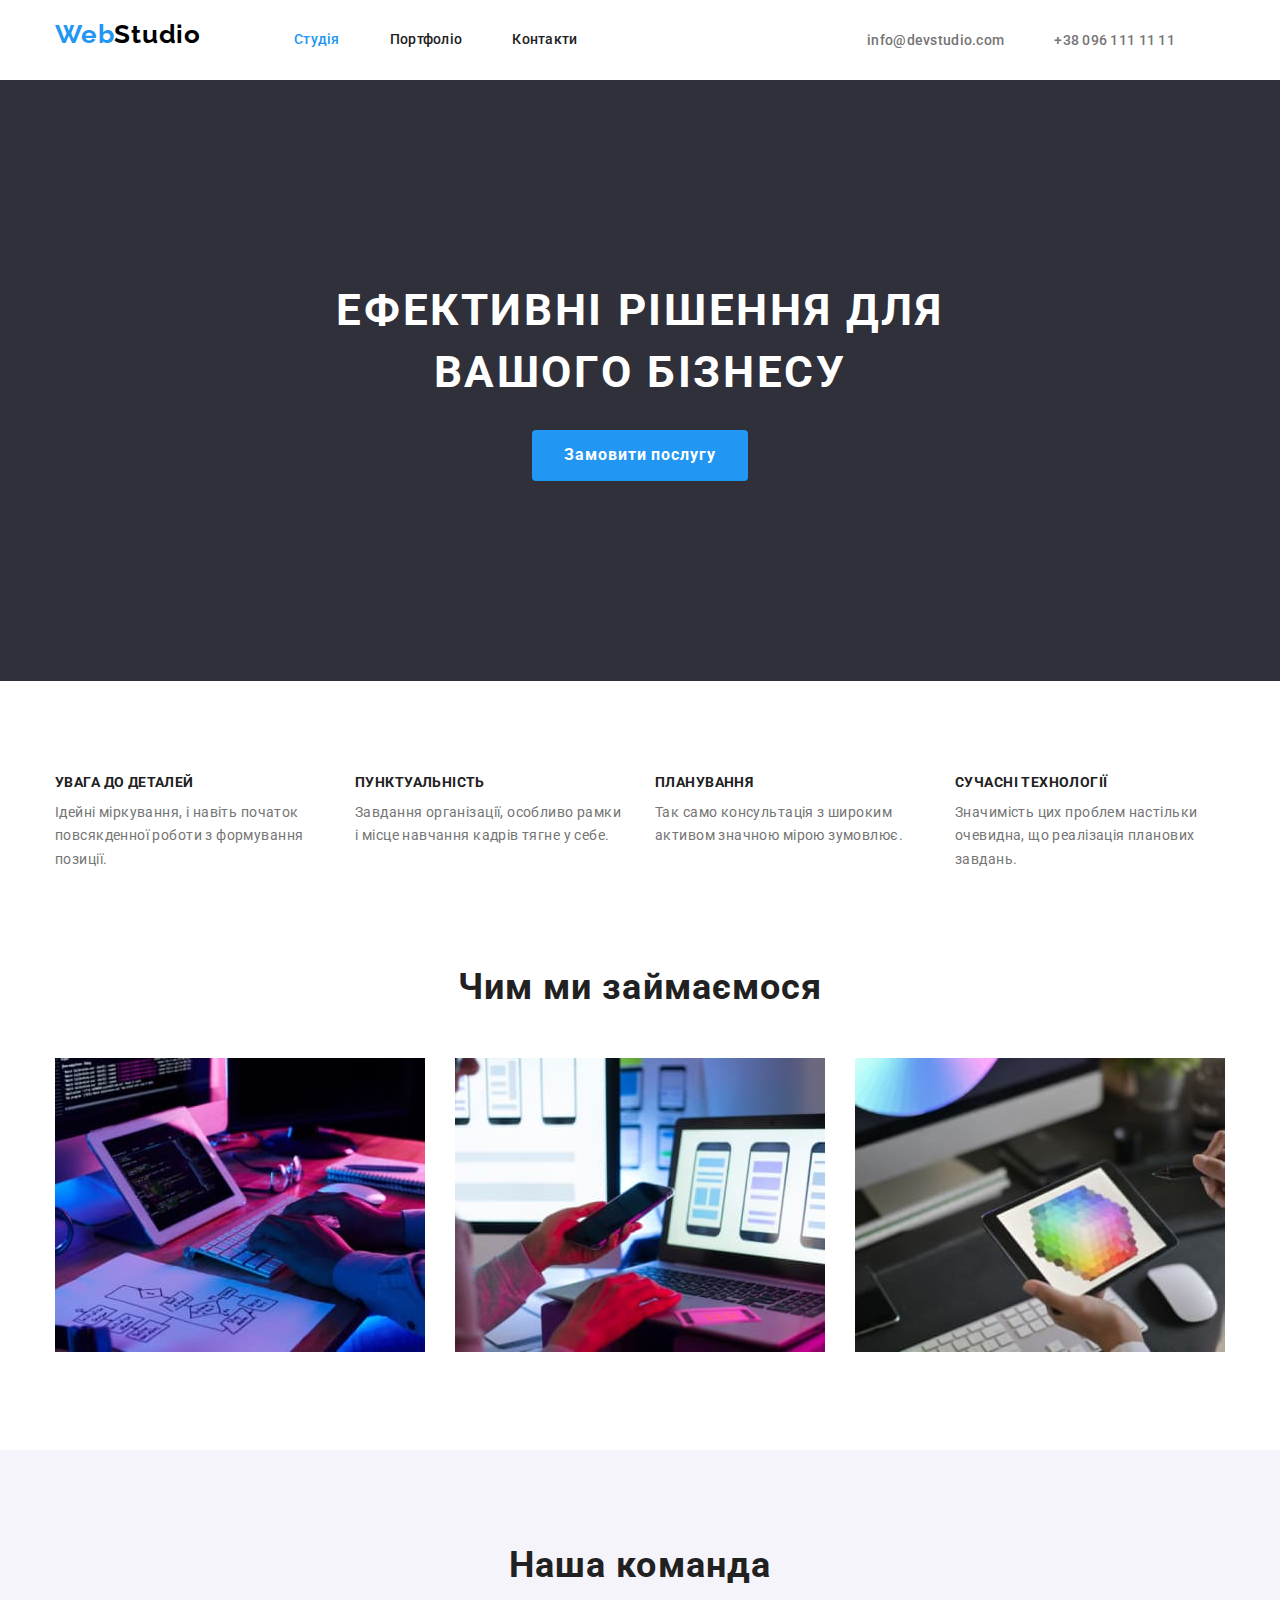
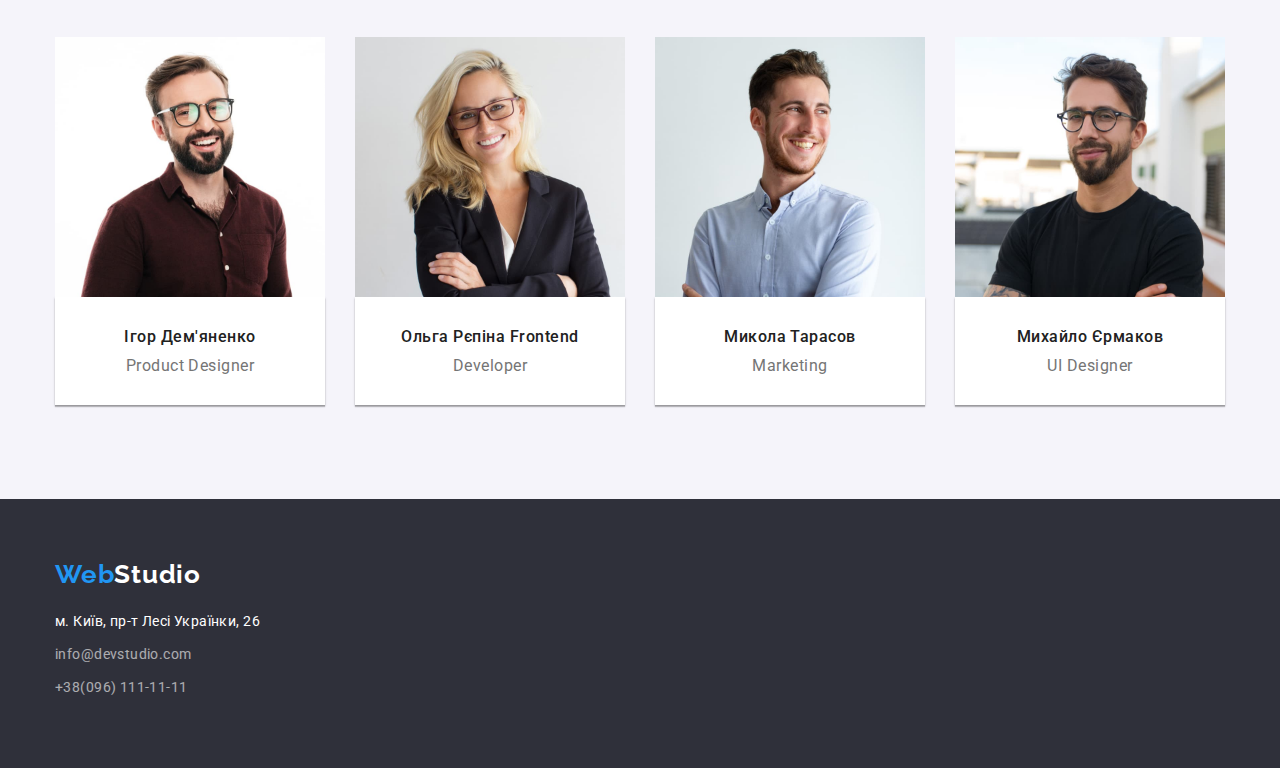
<file: index.html>
<!DOCTYPE html>
<html lang="en">
<head>
    <meta charset="UTF-8">
    <meta http-equiv="X-UA-Compatible" content="IE=edge">
    <meta name="viewport" content="width=device-width, initial-scale=1.0">
    <link rel="preconnect" href="https://fonts.googleapis.com">
    <link rel="preconnect" href="https://fonts.gstatic.com" crossorigin>
    <link href="https://fonts.googleapis.com/css2?family=Raleway:wght@700&family=Roboto:wght@400;500;700;900&display=swap" rel="stylesheet">
<link rel="stylesheet" href="https://cdnjs.cloudflare.com/ajax/libs/modern-normalize/1.1.0/modern-normalize.min.css">
    <link rel="stylesheet" href="./css/styles.css">
    <title>Document</title>
    </head>
<body>
<header>
    <div class="header container">
    <nav class="site-nav list">
           <a href="index.html" class="logo"><span class="logo-first">Web</span><span class="logo-second">Studio</span></a>
<ul class="site-navigation">
    <li><a class="curent header-link" href="index.html">Студія</a></li>
    <li><a href="portfolio.html" class="header-link">Портфоліо</a></li>
    <li><a href="" class="header-link">Контакти</a></li>
    </ul>
    </nav>
    
    <ul class="auth-nav list">
    <li><a href="mailto:info@devstudio.com" class="header-link-contact">info@devstudio.com</a></li>
    <li><a href="tel:+380961111111" class="header-link-contact">+38 096 111 11 11</a></li>
</ul>
</div>
</header>
<main>
<section class="slogan">
    <div class="container">
    <h1 class="slogan-title">ЕФЕКТИВНІ РІШЕННЯ ДЛЯ <br>ВАШОГО БІЗНЕСУ</h1>
    <button type="button" class="order">Замовити послугу</button>
    </div>
    </section>
    
<section class="benefits">
    <div class="container">
    <h2 class="hidden-title">Наші переваги</h2>
<ul class="benefits-reestr list">    
    <li class="benefits-reestr-position">
        <h3 class="title">УВАГА ДО ДЕТАЛЕЙ</h3>
        <p class="title-decoding">Ідейні міркування, і навіть початок повсякденної роботи з формування позиції.</p>
    </li >
    <li class="benefits-reestr-position">
        <h3 class="title">ПУНКТУАЛЬНІСТЬ</h3>
        <p class="title-decoding">Завдання організації, особливо рамки і місце навчання кадрів тягне у себе.</p>
    </li>
    <li class="benefits-reestr-position">
        <h3 class="title">ПЛАНУВАННЯ</h3>
        <p class="title-decoding">Так само консультація з широким активом значною мірою зумовлює.</p>
    </li>
    <li class="benefits-reestr-position">
        <h3 class="title">СУЧАСНІ ТЕХНОЛОГІЇ</h3>
        <p class="title-decoding">Значимість цих проблем настільки очевидна, що реалізація планових завдань.</p>
    </li>
</ul>
</div>
</section>
<section class="activity">
    <div class="container">
    <h2 class="title-second">Чим ми займаємося</h2>
    <ul class="action list">
        <li><img src="./images/box1.jpg" alt="створення сайту" width="370"></li>
        <li><img src="./images/box2.jpg" alt="оптимізація сайту" width="370"></li>
        <li><img src="./images/box3.jpg" alt="просування сайту" width="370"></li>
    </ul>
</section>
<section class="team">
    <div class="container">
    <h2 class="title-second">Наша команда</h2>
    <ul class="team-photo list">    
        <li class="colleague"><img class="photo-colleague" src="./images/photo1.jpg" alt="фото дизайнера продукту" width="270"><div class="additional-wrap"><h3 class="title-name">Ігор Дем'яненко</h3><p class="qualification">Product Designer</p></div></li>

        <li class="colleague"><img class="photo-colleague" src="./images/photo2.jpg" alt="фото розробника" width="270"><div class="additional-wrap"><h3 class="title-name">Ольга Рєпіна Frontend</h3><p class="qualification">Developer</p></div></li>

        <li class="colleague"><img class="photo-colleague" src="./images/photo3.jpg" alt="фото маркетолога" width="270"><div class="additional-wrap"><h3 class="title-name">Микола Тарасов</h3><p class="qualification">Marketing</p></div></li>

        <li class="colleague"><img class="photo-colleague"src="./images/photo4.jpg" alt="фото дизайнера інтерфейсу користувача" width="270"><div class="additional-wrap"><h3 class="title-name">Михайло Єрмаков</h3><p class="qualification">UI Designer</p></div></li>
    </ul>
</div>
</section>
</main>  
<footer>
    <div class="footer container">
    <a href="index.html" class="logo-footer"><span class="logo-first">Web</span><span class="logo-second">Studio</span></a>
    <address>
        <ul class="footer-adress list">
            <li><a href="" class="footer-link">м. Київ, пр-т Лесі Українки, 26</a></li>
            <li><a href="mailto:info@devstudio.com" class="footer-link-contact">info@devstudio.com</a></li>
            <li><a href="tel:+380961111111" class="footer-link-contact">+38(096) 111-11-11</a></li>
        </ul>
    </address>
    </div>
</footer> 
</body>
</html>
</file>
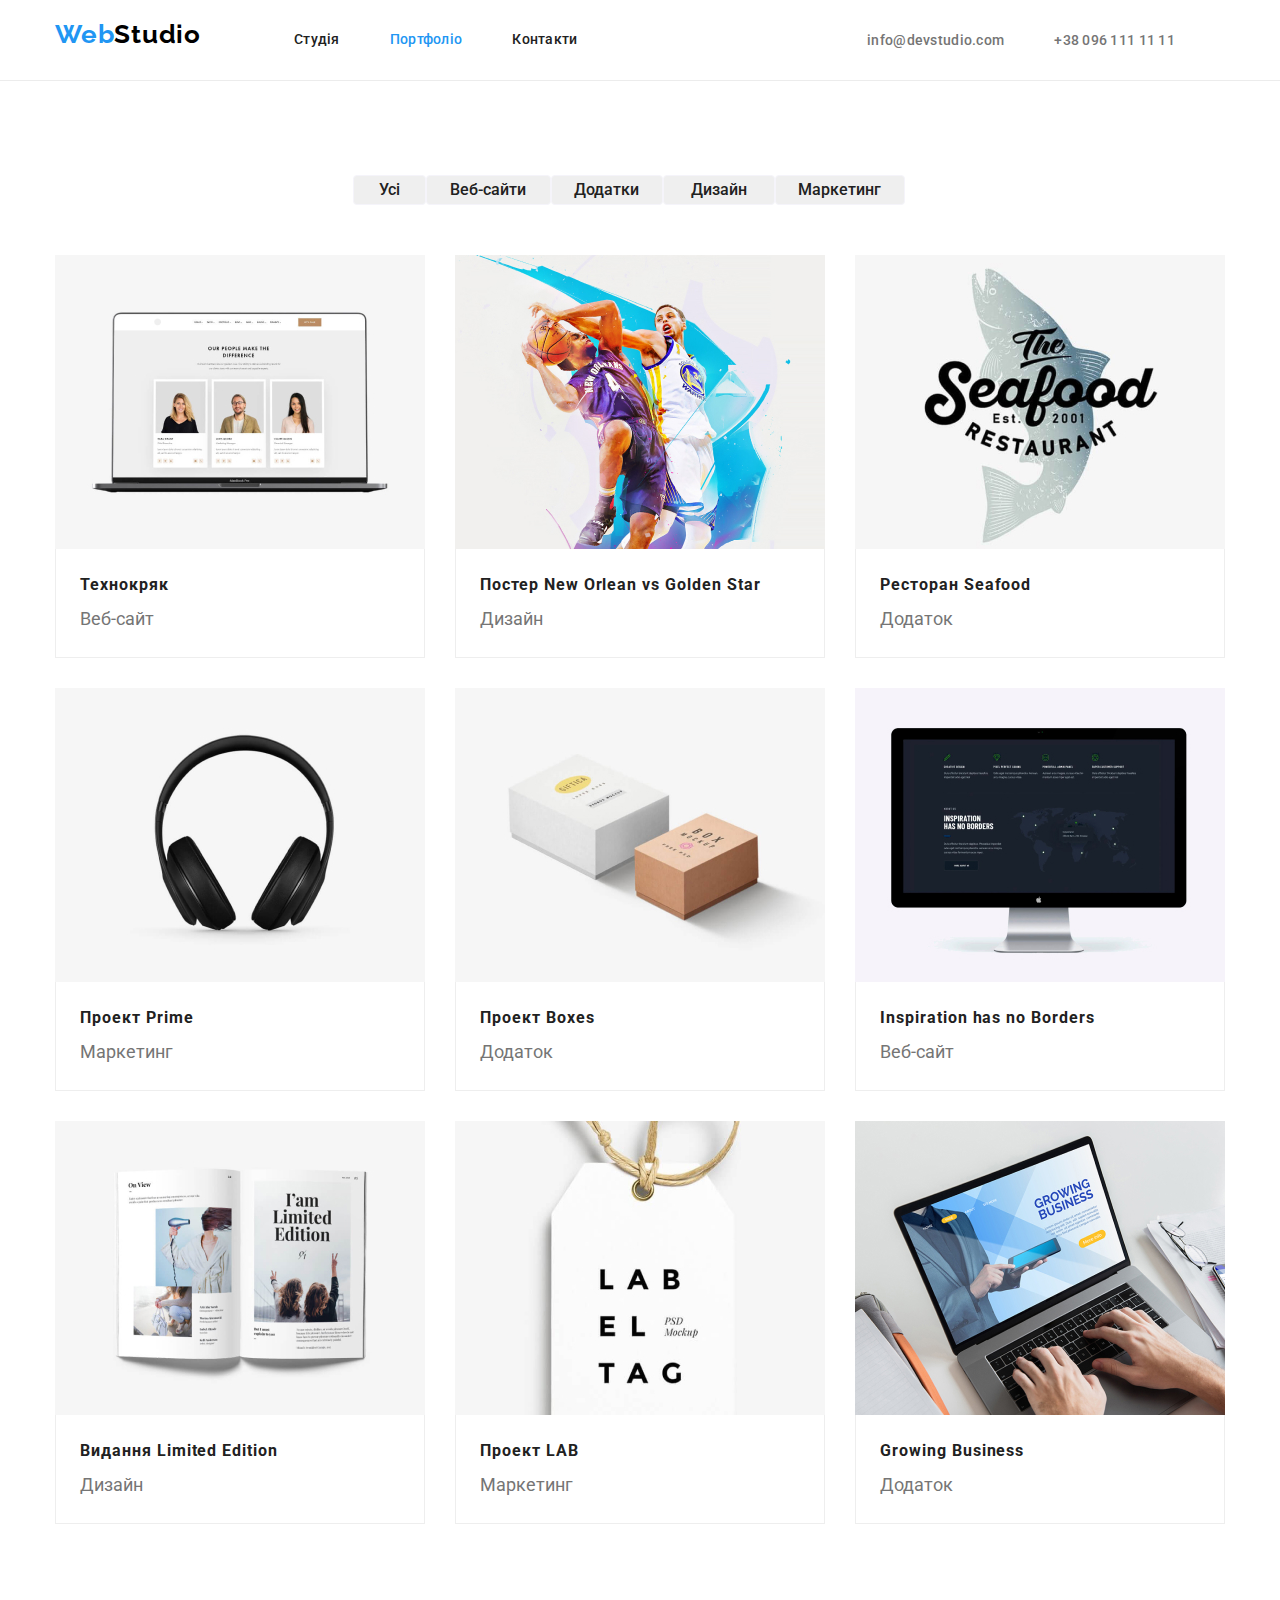
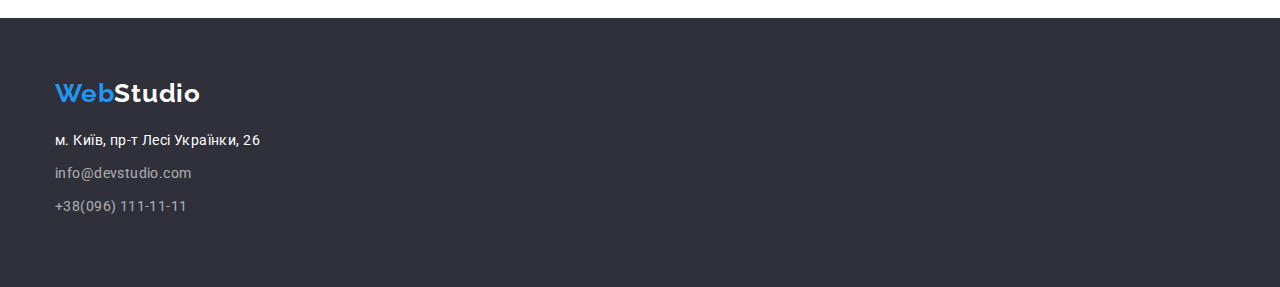
<file: portfolio.html>
<!DOCTYPE html>
<html lang="en">
<head>
    <meta charset="UTF-8">
    <meta http-equiv="X-UA-Compatible" content="IE=edge">
    <meta name="viewport" content="width=device-width, initial-scale=1.0">
    <link rel="preconnect" href="https://fonts.googleapis.com">
<link rel="preconnect" href="https://fonts.gstatic.com" crossorigin>
<link href="https://fonts.googleapis.com/css2?family=Raleway:wght@700&family=Roboto:wght@400;500;700;900&display=swap" rel="stylesheet">
<link rel="stylesheet" href="https://cdnjs.cloudflare.com/ajax/libs/modern-normalize/1.1.0/modern-normalize.min.css">
<link rel="stylesheet" href="./css/styles.css">
    <title>Portfolio</title>
</head>
<body class="portf">
    <header class="main-header">
        <div class="header container">
        <nav class="site-nav list">
               <a href="index.html" class="logo"><span class="logo-first">Web</span><span class="logo-second">Studio</span></a>
    <ul class="site-navigation">
        <li><a class="header-link" href="index.html">Студія</a></li>
        <li><a href="portfolio.html" class="curent header-link">Портфоліо</a></li>
        <li><a href="" class="header-link">Контакти</a></li>
        </ul>
        </nav>
        
        <ul class="auth-nav list">
        <li><a href="mailto:info@devstudio.com" class="header-link-contact">info@devstudio.com</a></li>
        <li><a href="tel:+380961111111" class="header-link-contact">+38 096 111 11 11</a></li>
    </ul>
    </div>
    </header>
<main>
<section class="portfolio">
    <div class="examples container">
    <h1 class="hidden-title">Приклади наших робіт</h1>
    <ul class="buttons list">
        <li class="name-button"><button type="button" class="choice-all">Усі</button></li>
        <li class="name-button"><button type="button" class="choice-web">Веб-сайти</button></li>
        <li class="name-button"><button type="button" class="choice-applications">Додатки</button></li>
        <li class="name-button"><button type="button" class="choice-design">Дизайн</button></li>
        <li class="name-button"><button type="button" class="choice-marketing">Маркетинг</button></li>
    </ul>

    <ul class="pict list">
        <li class="picture-box"><a href="" class="picture"><img class="card" src="./images/img1.jpg" alt="ноутбук" width="370"><div class="second-wrap"><h2 class="picture-title">Технокряк</h2><p class="picture-title-kind">Веб-сайт</p></div></a></li>
        
        <li class="picture-box"><a href="" class="picture"><img class="card" src="./images/img2.jpg" alt="постер" width="370"><div class="second-wrap"><h2 class="picture-title">Постер New Orlean vs Golden Star</h2><p class="picture-title-kind">Дизайн</p></div></a></li>
       
        <li class="picture-box"> <a href="" class="picture"><img class="card" src="./images/img3.jpg" alt="Лого ресторана" width="370"><div class="second-wrap"><h2 class="picture-title">Ресторан Seafood</h2><p class="picture-title-kind">Додаток</p></div></a></li>
        
        <li class="picture-box"><a href="" class="picture"><img class="card" src="./images/img4.jpg" alt="навушники" width="370"><div class="second-wrap"><h2 class="picture-title">Проект Prime</h2><p class="picture-title-kind">Маркетинг</p></div></a></li>
        
        <li class="picture-box"><a href="" class="picture"><img class="card" src="./images/img5.jpg" alt="коробки" width="370"><div class="second-wrap"><h2 class="picture-title">Проект Boxes</h2><p class="picture-title-kind">Додаток</p></div></a></li>
        
        <li class="picture-box"><a href="" class="picture"><img class="card"  src="./images/img6.jpg" alt="компьютер" width="370"><div class="second-wrap"><h2 class="picture-title">Inspiration has no Borders</h2><p class="picture-title-kind">Веб-сайт</p></div></a></li>
        
        <li class="picture-box"><a href="" class="picture"><img class="card"  src="./images/img7.jpg" alt="Журнал" width="370"><div class="second-wrap"><h2 class="picture-title">Видання Limited Edition</h2><p class="picture-title-kind">Дизайн</p></div></a></li>
        
        <li class="picture-box"><a href="" class="picture"><img class="card"  src="./images/img8.jpg" alt="Лейба" width="370"><div class="second-wrap"><h2 class="picture-title">Проект LAB</h2><p class="picture-title-kind">Маркетинг</p></div></a></li>
        
        <li class="picture-box"><a href="" class="picture"><img class="card"  src="./images/img9.jpg" alt="ноутбук" width="370"><div class="second-wrap"><h2 class="picture-title">Growing Business</h2><p class="picture-title-kind">Додаток</p></div></a></li>    
    </ul>
    </div>
</section>

</main>
<footer>
    <div class="footer container">
    <a href="index.html" class="logo-footer"><span class="logo-first">Web</span><span class="logo-second">Studio</span></a>
    <address>
        <ul class="footer-adress list">
            <li><a href="" class="footer-link">м. Київ, пр-т Лесі Українки, 26</a></li>
            <li><a href="mailto:info@devstudio.com" class="footer-link-contact">info@devstudio.com</a></li>
            <li><a href="tel:+380961111111" class="footer-link-contact">+38(096) 111-11-11</a></li>
        </ul>
    </address>
    </div>
</footer> 
    
    
    
</body>
</html>
</file>
<file: css/styles.css>
/* головний колір текста #757575
колір заголовків #212121
основний фон #F5F5F5
фон підвала та героя #2F303A
фон секції #F5F4FA
колір акцента #2196F3 
акцент текста #FFFFFF*/

:root{
    --primary-text-color: #757575;
    --title-text-color: #212121;
    --accent-color: #2196F3;
    --accent-text-color: #FFFFFF;
    --accent-background-color: #2F303A;
    --background-color: #F5F5F5;
    --color1: #F5F4FA;      

}

html{
    box-sizing: border-box;
}

*,
*::before,
*::after{
    box-sizing: inherit;
}

.container{
    width: 1200px;
    padding-left: 15px;
    padding-right: 15px;
    margin-left: auto;
    margin-right: auto;
}
.header{
    display: flex;
    align-items: center;
    background-color: var(--accent-text-color);
}

.main-header{
    border-bottom-width: 1px;
    border-bottom-style: solid;
    border-bottom-color: #ECECEC;

}

.slogan{
    background-color: var(--accent-background-color);
    text-align: center;
    
       padding-top: 200px;     
    padding-bottom: 200px;
   
}

.benefits{
    background-color: var(--accent-text-color);
    padding-top: 94px;
    padding-bottom: 94px;
 }

.activity{
    background-color: var(--accent-text-color);
    padding-bottom:94px;
}


.team{
    padding-top: 94px;
    padding-bottom: 94px;
    
}

.examples{
    padding-top: 94px;
    padding-bottom: 94px;
}
.footer{
    padding-top: 60px;
    padding-bottom: 60px;
}

body{font-family: 'Roboto', sans-serif;

color: var(--primary-text-color);

}

h1,h2,h3,h4,h5,h6,p{
    margin: 0;
    padding: 0;
}


.list{
   margin: 0;
   padding: 0;
   list-style: none;
}

/* header styles */

/* .header.container{ */
    /* border-bottom-width: 1px; */
  /* border-bottom-style: solid; */
  /* border-bottom-color: #757575; */
/* } */

.logo{
    display: block;
    font-family: 'Raleway';
    font-weight: 700;
    font-size: 26px;
    line-height: 1.2;
    text-decoration: none;
    letter-spacing: 0.03em;
    padding-top: 19px;
    padding-bottom: 30px;
     margin-right: 93px;
}
.logo-first{
    color: var(--accent-color);
    
}
.logo-second{
        color: #000000;
    
}
.header-link{
    display: block;
    color: var(--title-text-color);
    letter-spacing: 0.02em;
        font-weight: 500;
        font-size: 14px;
        line-height: 1.14;
        letter-spacing: 0.02em;
    text-decoration: none;

}

.header-link:hover, .header-link:focus {
    color: var(--accent-color);
} 

.curent{
    display: block;
    color: var(--accent-color);
    letter-spacing: 0.02em;
        font-weight: 500;
        font-size: 14px;
        line-height: 1.14;
        letter-spacing: 0.02em;
    text-decoration: none;
}
.curent:hover, .curent:focus{
    color:var(--accent-color)
}


.header-link-contact{
    display: block;
    color: var(--primary-text-color);
    font-weight: 500;
    font-size: 14px;
    line-height: 16px;
    letter-spacing: 0.02em;
    text-decoration: none;
}
.header-link-contact:hover, .header-link-contact:focus {
color: var(--accent-color);

}


/* main index styles */
/* hero */


.slogan-title{   
    color: var(--accent-text-color);
        font-weight: 700;
        font-size: 44px;
        line-height: 1.4;
        letter-spacing: 0.06em;
        margin-left: auto;
        margin-right: auto;
        margin-bottom:30px;
        width: 696px;
        height: 120px;
}


.order{
    display: inline-block;
    background-color: var(--accent-color);
    color: var(--accent-text-color);
    font-weight: 700;
    font-size: 16px;
    line-height: 1.9;
    align: center;
    vertical-align: center;
    letter-spacing: 0.06em;
    border-radius: 4px;
    padding: 10px;32px;
    min-width: 216px;
    cursor: pointer;
    border: none
    }
 
    
.hidden-title{
    position: absolute;
    width: 1px;
    height: 1px;
    margin: -1px;
    border: 0;
    padding: 0;
  
    white-space: nowrap;
    clip-path: inset(100%);
    clip: rect(0 0 0 0);
    overflow: hidden;
  } 


.title{
    color: var(--title-text-color);
        font-weight: 700;
        font-size: 14px;
        line-height: 1.14;
        letter-spacing: 0.03em;
        margin: 0;
        margin-bottom: 10px;
}
.title-decoding{
        font-size: 14px;
        line-height: 1.7;
        letter-spacing: 0.03em;
        margin: 0;
}
.title-second{
    color: var(--title-text-color);
        
            font-weight: 700;
            font-size: 36px;
            line-height: 1.17;
            text-align: center;
            letter-spacing: 0.03em;
            margin-bottom:50px;
}


.team{
    background-color: var(--color1)
    
} 
.title-name{
    color: var(--title-text-color);
font-weight: 500;
font-size: 16px;
line-height: 1.2;
align-items: center;
vertical-align: top;
letter-spacing: 0.03em;
margin-bottom: 10px;
}
.qualification{
font-size: 16px;
line-height: 1.2;
align-items: center;
vertical-align: top;
letter-spacing: 0.03em;
}
.additional-wrap{
    background-color: var(--accent-text-color);
    padding-top: 30px;
    padding-bottom: 30px;
    text-align: center;
    box-shadow: 0px 1px 3px rgba(0, 0, 0, 0.12), 0px 1px 1px rgba(0, 0, 0, 0.14), 0px 2px 1px rgba(0, 0, 0, 0.2);
}

/*main Portfolio styles*/

.portf{
    background-color: var(--accent-text-color)
}


.choice-all, .choice-web, .choice-applications, .choice-design, .choice-marketing
{
    display: inline-block;
    font-weight: 500;
    font-size: 16px;
    line-height: 1.6;
    vertical-align: top;
    letter-spacing: 0.03
    background-color: var(--color1);
    color: var(--title-text-color);
    cursor: pointer;
    border-radius: 4px;
    text-align: center;
    border:1px solid var(--color1)
}
.choice-all{
    min-width: 73px;
}
.choice-web{
    min-width: 125px;
}
.choice-applications{
    min-width: 112px;
}
.choice-design{
    min-width: 112px;
}
.choice-marketing{
    min-width: 130px;
}

.choice-all:hover, .choice-all:focus {
    background-color: var(--accent-color);
    color: var(--accent-text-color);
}

.choice-web:hover, .choice-web:focus {
    background-color: var(--accent-color);
    color: var(--accent-text-color);
}
.choice-applications:hover, .choice-applications:focus {
    background-color: var(--accent-color);
    color: var(--accent-text-color);
}
.choice-design:hover, .choice-design:focus {
    background-color: var(--accent-color);
    color: var(--accent-text-color);
}
.choice-marketing:hover, .choice-marketing:focus {
    background-color: var(--accent-color);
    color: var(--accent-text-color);
}

.card{
    display: block;
}

.picture{
    text-decoration: none;
    display: block;
        
}

.picture-title{
    
    color: var(--title-text-color);
    font-weight: 700;
    font-size: 16px;
    line-height: 2;
    letter-spacing: 0.06em;  
    

}

.picture-title-kind{
    color: var(--primary-text-color);
    font-weight: 400;
    font-size: 18px;
    line-height: 2;
    
}
.second-wrap{
    padding-top: 20px;
    padding-right: 24px;
    padding-bottom: 20px;
    padding-left: 24px;
    border-right: 1px solid #EEEEEE; 
    border-bottom: 1px solid #EEEEEE;
    border-left: 1px solid #EEEEEE;

}



/* footer styles */
footer{
    background-color: var(--accent-background-color);
}
.logo-footer{font-family: 'Raleway';
    font-weight: 700;
    font-size: 26px;
    line-height: 1.2;
    text-decoration: none;
    letter-spacing: 0.03em;
    display: block;
    margin-bottom: 20px;
   
}
 .footer-adress{
    
 }

.footer-link{
    color: var(--accent-text-color);
    font-style: normal;
font-size: 14px;
line-height: 1.7;
letter-spacing: 0.03em;
text-decoration: none;
}

.footer-link-contact{
    color: var(--accent-text-color);
    opacity: 0.6;
    font-style: normal;
font-size: 14px;
line-height: 1.7;
letter-spacing: 0.03em;
text-decoration: none;
}

.footer-link-contact:hover, .footer-link-contact:focus {
    color: var(--accent-color);
}

.footer-link:hover, .footer-link:focus {
    color: var(--accent-color);
    }

footer .logo-second{
    color: var(--accent-text-color);
}
.footer-adress>li{
    margin-bottom: 9px;
}


/* flex index */
.site-nav{
    display: flex;
}

.site-navigation{
 display: flex;
 align-items: center;
 list-style: none;
 margin-top: 0;
 margin-bottom: 0;
gap: 50px;  
padding: 0; 

}

.header-link{
    display: block;
    padding-top: 32px;
 padding-bottom: 32px;
}




.auth-nav{
    display: flex;
    margin-left: auto;
    }

.auth-nav li{
    margin-right: 50px;
    padding-top: 32px;
    padding-bottom: 32px;
    
 }

 .auth-nav li:last-child:{
    margin-right: 50px;
  }

  .benefits-reestr{
    display: flex;
    gap: 30px;
          
  }

  .benefits-reestr-position{
    width: 270px;       
  }


.action{
    display: flex;
    gap: 30px;
}
.action li{
    display: block;
    
}



.team-photo{
    display: flex;
    gap: 30px;
}
.photo-colleague{
    display: block;
     
}

.coleague{ 
    margin-right: 30px;
    text-align: center;
    border-radius: 4px;
    background-color: var(--accent-text-color);
    box-shadow: rgba(0, 0, 0, 0.2);
}
.bandit:last-child:{
    margin-right: 30px;
}

  /* flex portfolio */

.buttons{
    display: flex;
    width: 575px; 
    margin-right: auto;
    margin-left: auto;
    margin-bottom: 50px;

   
}



.name-button:last-child:{
    margin-right: 8px;
}


.pict{
    display: flex;
    flex-wrap: wrap;
    gap: 30px;
       
}
</file>
